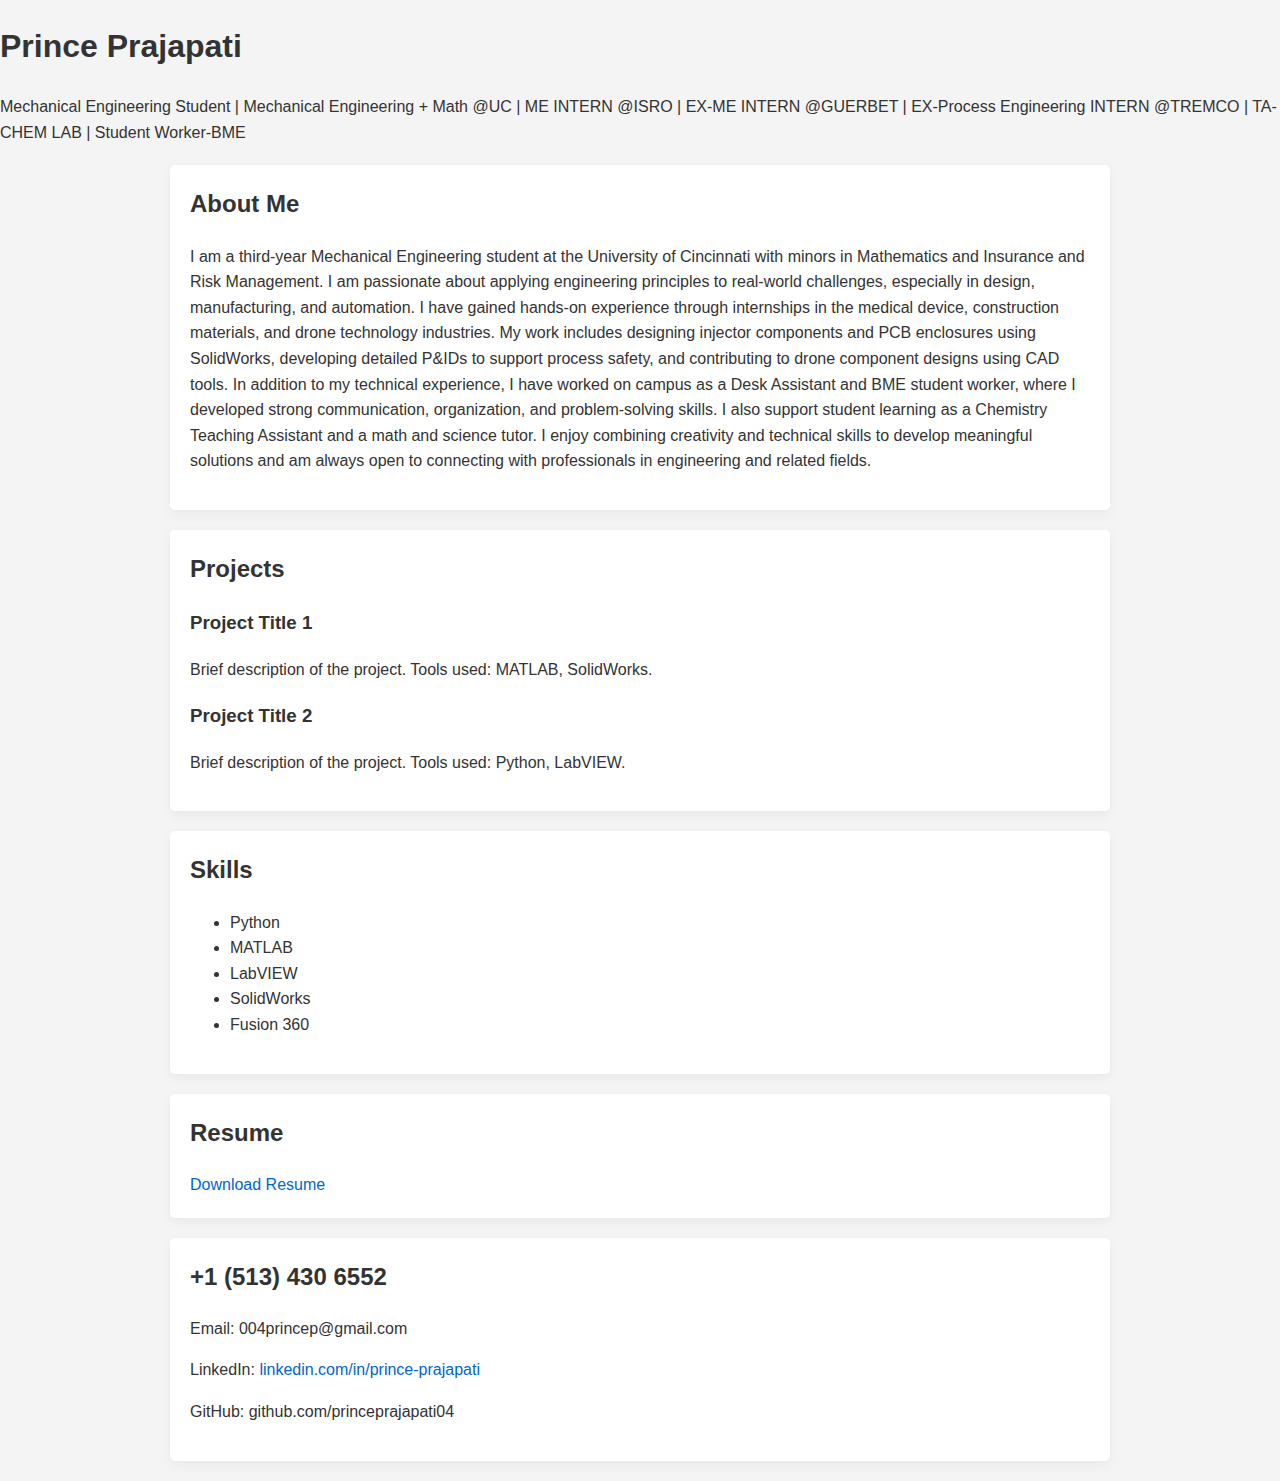
<file: index.html>
<!DOCTYPE html>
<html lang="en">
	<head>
		<meta charset="UTF-8" />
		<meta name="viewport" content="width=device-width, initial-scale=1.0" />
		<title>Prince Prajapati - Mechanical Engineering Portfolio</title>
		<link rel="stylesheet" href="css/style.css" />
	</head>
	<body>
		<header>
			<h1>Prince Prajapati</h1>
			<p>Mechanical Engineering Student | Mechanical Engineering + Math @UC | ME INTERN @ISRO | EX-ME INTERN @GUERBET | EX-Process Engineering INTERN @TREMCO | TA-CHEM LAB | Student Worker-BME</p>
		</header>

		<section id="about">
			<h2>About Me</h2>
			<p>
				I am a third-year Mechanical Engineering student at the University of Cincinnati with minors in Mathematics and Insurance and Risk Management. I am passionate about applying engineering principles to real-world challenges,
				especially in design, manufacturing, and automation. I have gained hands-on experience through internships in the medical device, construction materials, and drone technology industries. My work includes designing injector
				components and PCB enclosures using SolidWorks, developing detailed P&IDs to support process safety, and contributing to drone component designs using CAD tools. In addition to my technical experience, I have worked on
				campus as a Desk Assistant and BME student worker, where I developed strong communication, organization, and problem-solving skills. I also support student learning as a Chemistry Teaching Assistant and a math and science
				tutor. I enjoy combining creativity and technical skills to develop meaningful solutions and am always open to connecting with professionals in engineering and related fields.
			</p>
		</section>

		<section id="projects">
			<h2>Projects</h2>
			<div class="project">
				<h3>Project Title 1</h3>
				<p>Brief description of the project. Tools used: MATLAB, SolidWorks.</p>
			</div>
			<div class="project">
				<h3>Project Title 2</h3>
				<p>Brief description of the project. Tools used: Python, LabVIEW.</p>
			</div>
		</section>

		<section id="skills">
			<h2>Skills</h2>
			<ul>
				<li>Python</li>
				<li>MATLAB</li>
				<li>LabVIEW</li>
				<li>SolidWorks</li>
				<li>Fusion 360</li>
			</ul>
		</section>

		<section id="resume">
			<h2>Resume</h2>
			<a href="resume.pdf" download>Download Resume</a>
		</section>

		<section id="contact">
			<h2>+1 (513) 430 6552</h2>
			<p>Email: 004princep@gmail.com</p>
			<p>LinkedIn: <a href="https://www.linkedin.com/in/prince-prajapati-486727255/" target="_blank">linkedin.com/in/prince-prajapati</a></p>
			<p>GitHub: github.com/princeprajapati04</p>
		</section>
	</body>
</html>
</file>
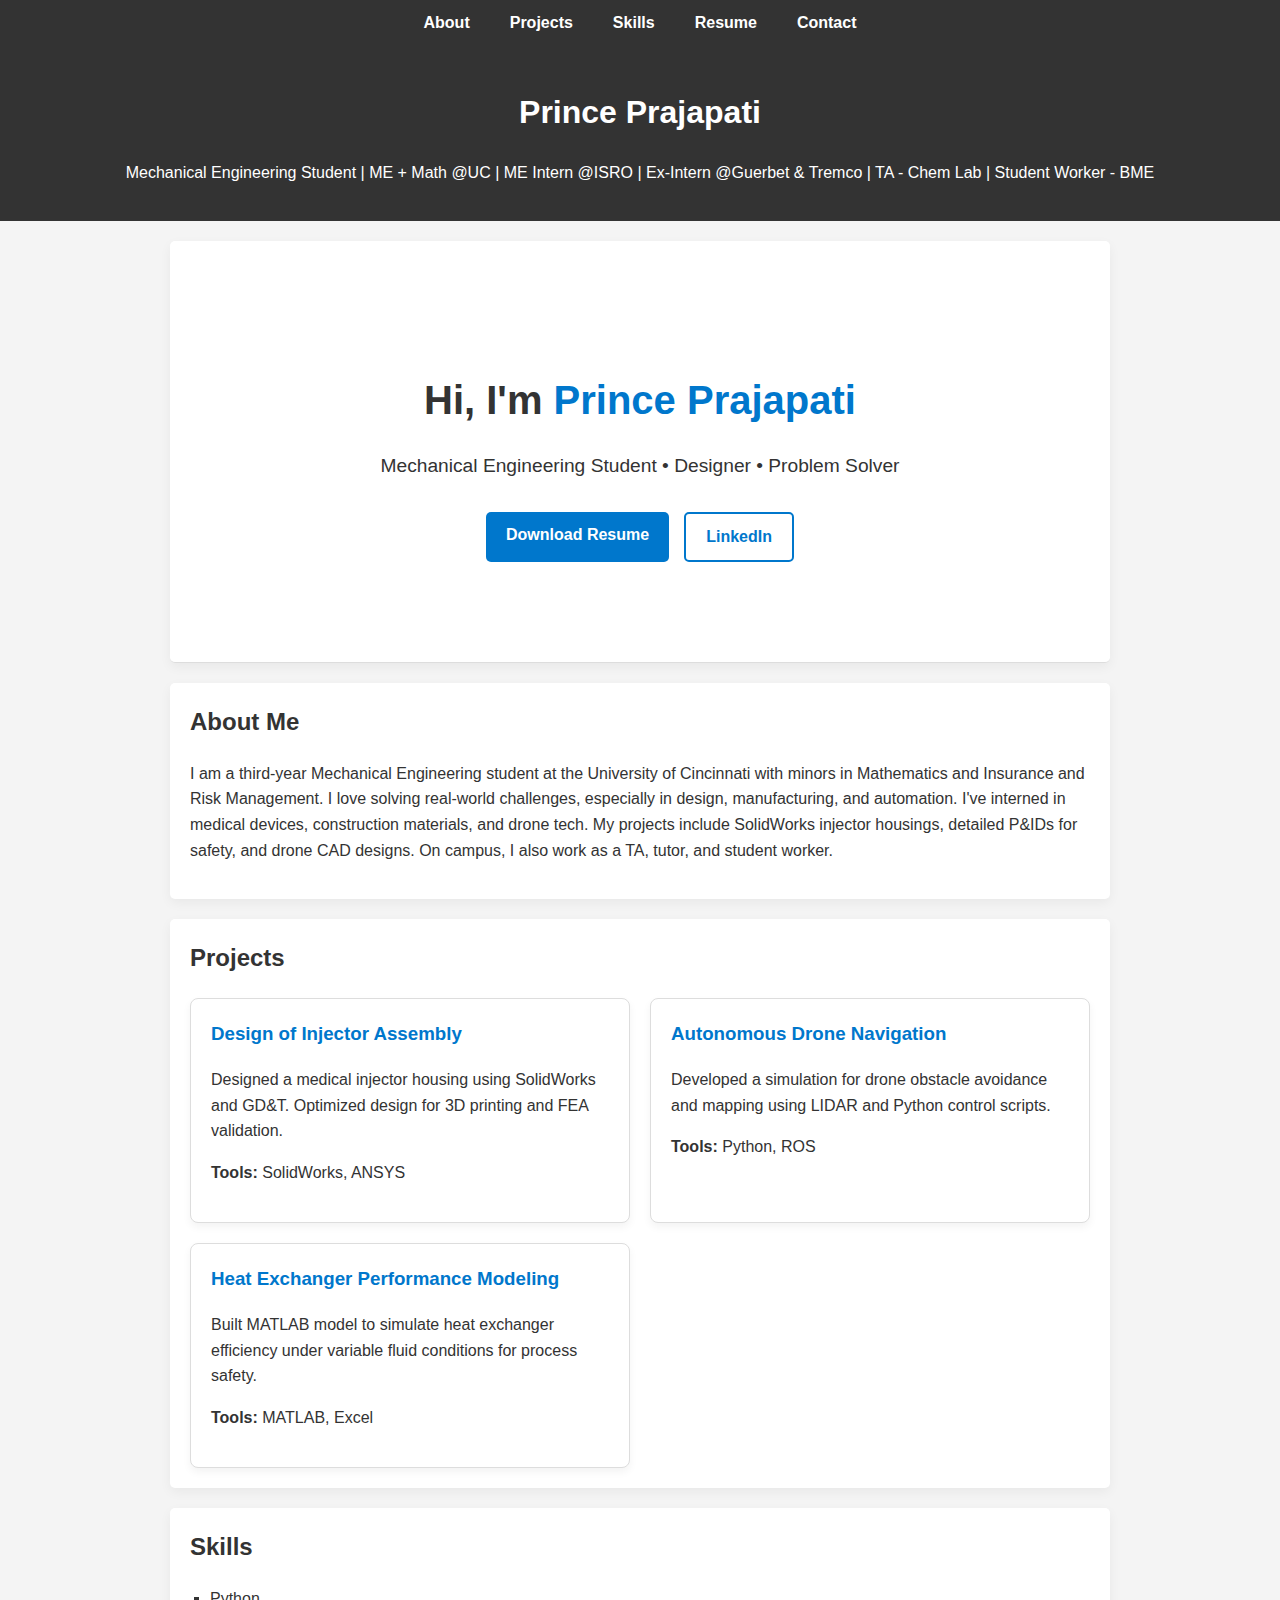
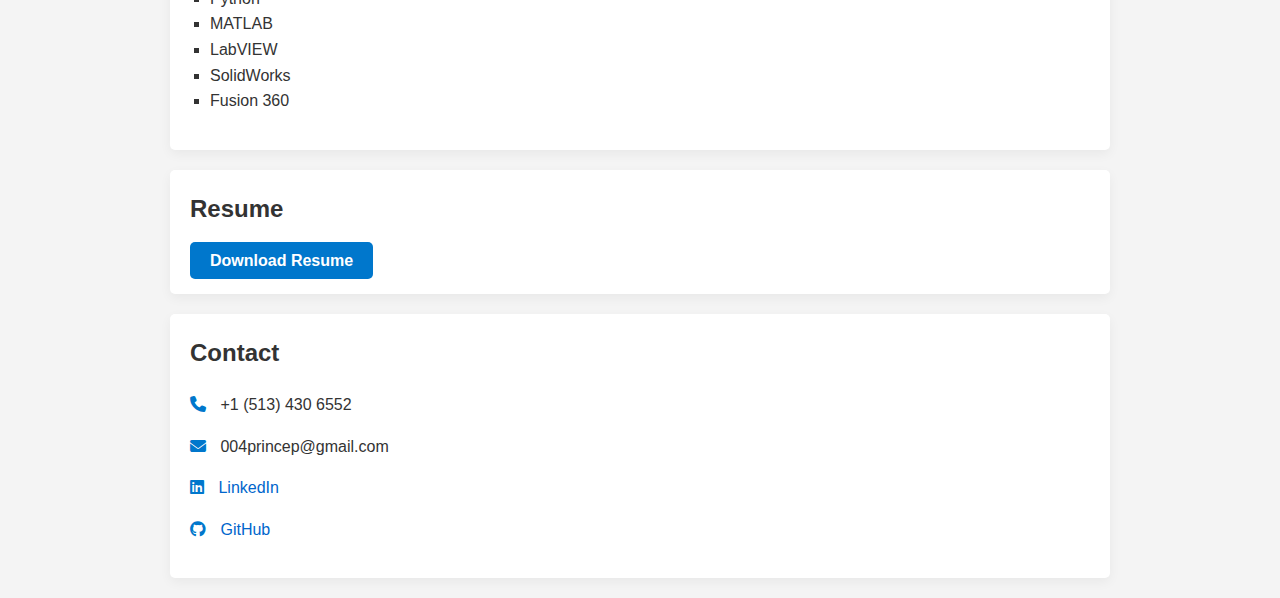
<file: Portfolio/index.html>
<!DOCTYPE html>
<html lang="en">
<head>
  <meta charset="UTF-8" />
  <meta name="viewport" content="width=device-width, initial-scale=1.0" />
  <title>Prince Prajapati - Mechanical Engineering Portfolio</title>
  <link rel="stylesheet" href="css/style.css" />
  <link rel="stylesheet" href="https://cdnjs.cloudflare.com/ajax/libs/font-awesome/6.5.0/css/all.min.css" />
</head>
<body>

  <!-- Navigation Bar -->
  <nav class="navbar">
    <ul>
      <li><a href="#about">About</a></li>
      <li><a href="#projects">Projects</a></li>
      <li><a href="#skills">Skills</a></li>
      <li><a href="#resume">Resume</a></li>
      <li><a href="#contact">Contact</a></li>
    </ul>
  </nav>

  <!-- Header -->
  <header>
    <h1>Prince Prajapati</h1>
    <p>
      Mechanical Engineering Student | ME + Math @UC | ME Intern @ISRO | Ex-Intern @Guerbet & Tremco | TA - Chem Lab | Student Worker - BME
    </p>
  </header>

  <!-- Hero Section -->
  <section class="hero">
    <div class="hero-content">
      <h1>Hi, I'm <span class="highlight">Prince Prajapati</span></h1>
      <p>Mechanical Engineering Student • Designer • Problem Solver</p>
      <div class="hero-links">
        <a href="assets/pdf/resume.pdf" class="btn" download>Download Resume</a>
        <a href="https://www.linkedin.com/in/prince-prajapati-486727255/" class="btn-outline" target="_blank">LinkedIn</a>
      </div>
    </div>
  </section>

  <!-- About Section -->
  <section id="about">
    <h2>About Me</h2>
    <p>
      I am a third-year Mechanical Engineering student at the University of Cincinnati with minors in Mathematics and Insurance and Risk Management. I love solving real-world challenges, especially in design, manufacturing, and automation.
      I've interned in medical devices, construction materials, and drone tech. My projects include SolidWorks injector housings, detailed P&IDs for safety, and drone CAD designs. On campus, I also work as a TA, tutor, and student worker.
    </p>
  </section>

  <!-- Projects Section -->
  <section id="projects">
    <h2>Projects</h2>
    <div class="projects-container">
      <div class="project-card">
        <h3>Design of Injector Assembly</h3>
        <p>Designed a medical injector housing using SolidWorks and GD&T. Optimized design for 3D printing and FEA validation.</p>
        <p><strong>Tools:</strong> SolidWorks, ANSYS</p>
      </div>
      <div class="project-card">
        <h3>Autonomous Drone Navigation</h3>
        <p>Developed a simulation for drone obstacle avoidance and mapping using LIDAR and Python control scripts.</p>
        <p><strong>Tools:</strong> Python, ROS</p>
      </div>
      <div class="project-card">
        <h3>Heat Exchanger Performance Modeling</h3>
        <p>Built MATLAB model to simulate heat exchanger efficiency under variable fluid conditions for process safety.</p>
        <p><strong>Tools:</strong> MATLAB, Excel</p>
      </div>
    </div>
  </section>

  <!-- Skills Section -->
  <section id="skills">
    <h2>Skills</h2>
    <ul>
      <li>Python</li>
      <li>MATLAB</li>
      <li>LabVIEW</li>
      <li>SolidWorks</li>
      <li>Fusion 360</li>
    </ul>
  </section>

  <!-- Resume Section -->
  <section id="resume">
    <h2>Resume</h2>
    <a href="assets/pdf/resume.pdf" download class="btn">Download Resume</a>
  </section>

  <!-- Contact Section -->
  <section id="contact">
    <h2>Contact</h2>
    <p><i class="fas fa-phone"></i> +1 (513) 430 6552</p>
    <p><i class="fas fa-envelope"></i> 004princep@gmail.com</p>
    <p><i class="fab fa-linkedin"></i> <a href="https://www.linkedin.com/in/prince-prajapati-486727255/" target="_blank">LinkedIn</a></p>
    <p><i class="fab fa-github"></i> <a href="https://github.com/princeprajapati04" target="_blank">GitHub</a></p>
  </section>

</body>
</html>
</file>
<file: css/style.css>
/* ===== GENERAL STYLES ===== */
body {
  font-family: Arial, sans-serif;
  margin: 0;
  padding: 0;
  line-height: 1.6;
  background: #f4f4f4;
  color: #333;
}

a {
  color: #0066cc;
  text-decoration: none;
}

h2 {
  margin-top: 0;
}

/* ===== NAVBAR ===== */
.navbar {
  background-color: #333;
  color: #fff;
  position: sticky;
  top: 0;
  z-index: 999;
  padding: 10px 0;
}

.nav-container {
  display: flex;
  justify-content: space-between;
  align-items: center;
  max-width: 1000px;
  margin: auto;
  padding: 0 20px;
  flex-wrap: wrap;
}

.logo {
  font-size: 20px;
  font-weight: bold;
  color: white;
}

.nav-links {
  list-style: none;
  display: flex;
  gap: 20px;
}

.nav-links li a {
  color: white;
  text-decoration: none;
  font-weight: bold;
  transition: color 0.3s;
}

.nav-links li a:hover {
  color: #00bfff;
}

.hamburger {
  display: none;
  font-size: 26px;
  cursor: pointer;
  color: white;
}

#menu-toggle {
  display: none;
}

/* ===== HERO SECTION ===== */
.hero {
  display: flex;
  justify-content: center;
  align-items: center;
  padding: 100px 20px;
  text-align: center;
  background-color: #ffffff;
  border-bottom: 1px solid #ddd;
}

.hero h1 {
  font-size: 2.5rem;
  margin-bottom: 10px;
}

.hero p {
  font-size: 1.2rem;
  margin-bottom: 30px;
}

.highlight {
  color: #0077cc;
}

.hero-links {
  display: flex;
  justify-content: center;
  gap: 15px;
  flex-wrap: wrap;
}

/* ===== BUTTON STYLES ===== */
.btn,
.btn-outline {
  padding: 10px 20px;
  border-radius: 5px;
  text-decoration: none;
  font-weight: bold;
  transition: all 0.3s ease;
}

.btn {
  background-color: #0077cc;
  color: #fff;
}

.btn:hover {
  background-color: #005fa3;
}

.btn-outline {
  border: 2px solid #0077cc;
  color: #0077cc;
}

.btn-outline:hover {
  background-color: #0077cc;
  color: #fff;
}

/* ===== SECTIONS ===== */
section {
  padding: 20px;
  margin: 20px auto;
  max-width: 900px;
  background: #fff;
  border-radius: 5px;
  box-shadow: 0 4px 12px rgba(0, 0, 0, 0.05);
}

/* ===== PROJECTS SECTION ===== */
.projects-container {
  display: grid;
  grid-template-columns: 1fr;
  gap: 20px;
}

@media (min-width: 768px) {
  .projects-container {
    grid-template-columns: repeat(2, 1fr);
  }
}

.project-card {
  background: #ffffff;
  padding: 20px;
  border-radius: 8px;
  border: 1px solid #ddd;
  box-shadow: 0 4px 8px rgba(0, 0, 0, 0.05);
  transition: transform 0.3s ease, box-shadow 0.3s ease;
}

.project-card:hover {
  transform: translateY(-5px);
  box-shadow: 0 10px 20px rgba(0, 0, 0, 0.1);
}

.project-card h3 {
  margin-top: 0;
  color: #0077cc;
}

/* ===== SKILLS SECTION ===== */
.skills-grid {
  display: grid;
  grid-template-columns: repeat(auto-fit, minmax(120px, 1fr));
  gap: 15px;
  list-style: none;
  padding: 0;
}

.skills-grid li {
  background: #e6f0fa;
  padding: 10px;
  border-radius: 4px;
  text-align: center;
  font-weight: bold;
}

/* ===== EXPERIENCE SECTION ===== */
.experience-card {
  background: #fff;
  padding: 20px;
  margin-bottom: 20px;
  border-left: 5px solid #0077cc;
  border-radius: 5px;
  box-shadow: 0 2px 8px rgba(0,0,0,0.05);
}

.experience-card h3 {
  margin-top: 0;
  color: #0077cc;
}

.company {
  font-weight: bold;
  margin-bottom: 5px;
}

.date-location {
  font-style: italic;
  margin-bottom: 10px;
}

/* ===== CONTACT SECTION ===== */
.contact-icons {
  display: flex;
  justify-content: center;
  gap: 20px;
  font-size: 24px;
  margin-top: 10px;
}

.contact-icons a {
  color: #0077cc;
  transition: color 0.3s;
}

.contact-icons a:hover {
  color: #005fa3;
}

/* ===== RESPONSIVE NAVBAR (MOBILE) ===== */
@media (max-width: 768px) {
  .hamburger {
    display: block;
  }

  .nav-links {
    flex-direction: column;
    width: 100%;
    display: none;
    background-color: #444;
    padding: 10px 0;
    margin-top: 10px;
    border-radius: 5px;
  }

  #menu-toggle:checked + .hamburger + .nav-links {
    display: flex;
  }

  .nav-links li {
    padding: 10px 0;
    text-align: center;
  }
}

/* ===== SMOOTH SCROLL ===== */
html {
  scroll-behavior: smooth;
}

/* ===== DARK MODE ===== */
body.dark-mode {
  background: #121212;
  color: #f4f4f4;
}

body.dark-mode section {
  background: #1e1e1e;
}

body.dark-mode .navbar {
  background-color: #1a1a1a;
}

body.dark-mode .nav-links li a:hover,
body.dark-mode .highlight,
body.dark-mode .btn,
body.dark-mode .project-card h3,
body.dark-mode .experience-card h3 {
  color: #00bfff !important;
}

body.dark-mode .btn-outline {
  border-color: #00bfff;
  color: #00bfff;
}

body.dark-mode .btn-outline:hover {
  background: #00bfff;
  color: white;
}

/* ===== PROGRESS BAR ===== */
#progress-bar {
  position: fixed;
  top: 0;
  left: 0;
  height: 5px;
  background: #0077cc;
  width: 0%;
  z-index: 9999;
  transition: width 0.25s ease-out;
}

/* ===== PRELOADER ===== */
#preloader {
  position: fixed;
  top: 0;
  left: 0;
  width: 100%;
  height: 100%;
  background-color: #ffffff;
  display: flex;
  align-items: center;
  justify-content: center;
  z-index: 10000;
}

#preloader .loader {
  border: 5px solid #f3f3f3;
  border-top: 5px solid #0077cc;
  border-radius: 50%;
  width: 50px;
  height: 50px;
  animation: spin 1s linear infinite;
}

@keyframes spin {
  0% { transform: rotate(0deg); }
  100% { transform: rotate(360deg); }
}

/* ===== DARK MODE ICON BUTTON ===== */
.dark-mode-toggle {
  position: fixed;
  top: 20px;
  right: 20px;
  background: none;
  color: #0077cc;
  font-size: 24px;
  border: none;
  cursor: pointer;
  z-index: 1000;
}
/* ===== DARK MODE FULL FIX ===== */

/* Main section background */
body.dark-mode section,
body.dark-mode .hero {
  background-color: #1a1a1a;
}

/* Headings and paragraph text */
body.dark-mode h1,
body.dark-mode h2,
body.dark-mode h3,
body.dark-mode p,
body.dark-mode li {
  color: #f4f4f4;
}

/* Navbar text */
body.dark-mode .logo,
body.dark-mode .nav-links li a {
  color: #f4f4f4;
}

/* Contact Icons */
body.dark-mode #contact i {
  color: #00bfff;
}

/* Skill box background */
body.dark-mode .skills-grid li {
  background-color: #2a2a2a;
}

/* Project Cards */
body.dark-mode .project-card {
  background-color: #2a2a2a;
  border-color: #444;
}

/* Experience Cards */
body.dark-mode .experience-card {
  background-color: #2a2a2a;
  border-color: #00bfff;
}

/* Resume Button */
body.dark-mode .btn {
  background-color: #00bfff;
  color: #fff;
}

body.dark-mode .btn:hover {
  background-color: #0099e6;
}

/* Outline Button */
body.dark-mode .btn-outline {
  border-color: #00bfff;
  color: #00bfff;
}

body.dark-mode .btn-outline:hover {
  background-color: #00bfff;
  color: white;
}
/* ===== CONTACT FORM STYLING ===== */
.contact-form {
  display: flex;
  flex-direction: column;
  gap: 15px;
  max-width: 600px;
  margin: 0 auto;
  margin-top: 20px;
}

.contact-form input,
.contact-form textarea {
  padding: 12px 16px;
  border: 1px solid #ccc;
  border-radius: 8px;
  font-size: 1rem;
  font-family: inherit;
  resize: none;
  background-color: #f9f9f9;
  transition: border 0.3s ease;
}

.contact-form input:focus,
.contact-form textarea:focus {
  outline: none;
  border-color: #0077cc;
}

.contact-form button {
  padding: 12px 20px;
  background-color: #0077cc;
  color: #fff;
  border: none;
  border-radius: 8px;
  font-weight: bold;
  cursor: pointer;
  transition: background-color 0.3s ease;
}

.contact-form button:hover {
  background-color: #005fa3;
}

/* ===== DARK MODE FOR FORM ===== */
body.dark-mode .contact-form input,
body.dark-mode .contact-form textarea {
  background-color: #2a2a2a;
  border: 1px solid #444;
  color: #f4f4f4;
}

body.dark-mode .contact-form input::placeholder,
body.dark-mode .contact-form textarea::placeholder {
  color: #ccc;
}

body.dark-mode .contact-form button {
  background-color: #00bfff;
  color: white;
}

body.dark-mode .contact-form button:hover {
  background-color: #0099e6;
}
/* ===== ROCKET LAUNCH HERO ANIMATION ===== */
.rocket-launch {
  position: relative;
  height: 100vh;
  display: flex;
  justify-content: center;
  align-items: center;
  background: #f4f4f4; /* Optional: light background */
  overflow: hidden;
}

.rocket {
  width: 400px; /* Increased size */
  height: auto;
  transition: transform 2s ease-in;
  cursor: pointer;
  z-index: 2;
}
.smoke {
  position: absolute;
  bottom: 0;
  width: 100%;
  height: 100px;
  background: radial-gradient(circle, rgba(200,200,200,0.4) 10%, transparent 70%);
  opacity: 0;
  animation: none;
  z-index: 1;
}

/* Smoke puff effect */
@keyframes smokeRise {
  0% {
    opacity: 0.5;
    transform: translateY(0) scale(1);
  }
  100% {
    opacity: 0;
    transform: translateY(-100px) scale(1.5);
  }
}

/* Rocket launch effect */
.launching {
  transform: translateY(-600px);
}

.smoke-active {
  animation: smokeRise 2s ease-out forwards;
}
</file>
<file: Portfolio/css/style.css>
/* ===== GENERAL STYLES ===== */
body {
  font-family: Arial, sans-serif;
  margin: 0;
  padding: 0;
  line-height: 1.6;
  background: #f4f4f4;
  color: #333;
}

a {
  color: #0066cc;
  text-decoration: none;
}

h2 {
  margin-top: 0;
}

/* ===== NAVBAR ===== */
.navbar {
  background-color: #333;
  position: sticky;
  top: 0;
  z-index: 999;
}

.navbar ul {
  display: flex;
  justify-content: center;
  list-style: none;
  margin: 0;
  padding: 10px;
}

.navbar li {
  margin: 0 20px;
}

.navbar a {
  color: #fff;
  font-weight: bold;
  transition: color 0.3s;
}

.navbar a:hover {
  color: #00bfff;
}

/* ===== HEADER ===== */
header {
  background: #333;
  color: #fff;
  padding: 20px;
  text-align: center;
}

/* ===== SECTIONS ===== */
section {
  padding: 20px;
  margin: 20px auto;
  max-width: 900px;
  background: #fff;
  border-radius: 5px;
  box-shadow: 0 4px 12px rgba(0, 0, 0, 0.05);
}

/* ===== LIST STYLING ===== */
ul {
  list-style-type: square;
  padding-left: 20px;
}

/* ===== HERO SECTION ===== */
.hero {
  display: flex;
  justify-content: center;
  align-items: center;
  padding: 100px 20px;
  text-align: center;
  background-color: #ffffff;
  border-bottom: 1px solid #ddd;
}

.hero h1 {
  font-size: 2.5rem;
  margin-bottom: 10px;
}

.hero p {
  font-size: 1.2rem;
  margin-bottom: 30px;
}

.highlight {
  color: #0077cc;
}

.hero-links {
  display: flex;
  justify-content: center;
  gap: 15px;
  flex-wrap: wrap;
}

/* ===== BUTTON STYLES ===== */
.btn,
.btn-outline {
  padding: 10px 20px;
  border-radius: 5px;
  text-decoration: none;
  font-weight: bold;
  transition: all 0.3s ease;
}

.btn {
  background-color: #0077cc;
  color: #fff;
}

.btn:hover {
  background-color: #005fa3;
}

.btn-outline {
  border: 2px solid #0077cc;
  color: #0077cc;
}

.btn-outline:hover {
  background-color: #0077cc;
  color: #fff;
}

/* ===== PROJECTS SECTION ===== */
.projects-container {
  display: grid;
  grid-template-columns: 1fr;
  gap: 20px;
}

@media (min-width: 768px) {
  .projects-container {
    grid-template-columns: repeat(2, 1fr);
  }
}

.project-card {
  background: #ffffff;
  padding: 20px;
  border-radius: 8px;
  border: 1px solid #ddd;
  box-shadow: 0 4px 8px rgba(0, 0, 0, 0.05);
  transition: transform 0.3s ease, box-shadow 0.3s ease;
}

.project-card:hover {
  transform: translateY(-5px);
  box-shadow: 0 10px 20px rgba(0, 0, 0, 0.1);
}

.project-card h3 {
  margin-top: 0;
  color: #0077cc;
}

/* ===== CONTACT SECTION ===== */
#contact i {
  margin-right: 10px;
  color: #0077cc;
}
</file>
